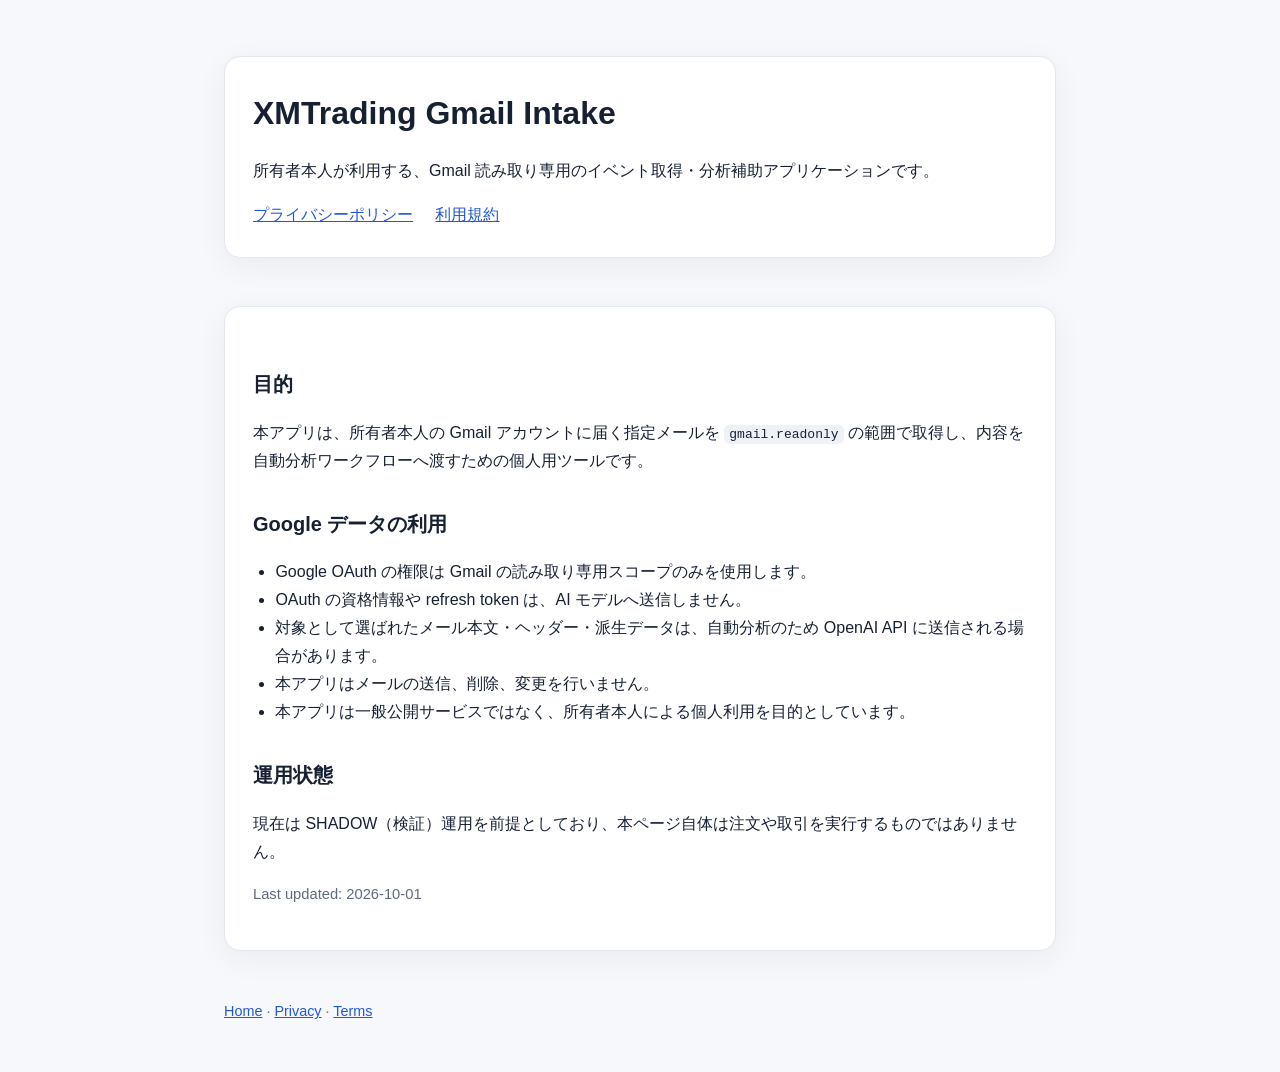
<file: index.html>
<!doctype html>
<html lang="ja">
<head>
  <meta charset="utf-8">
  <meta name="viewport" content="width=device-width, initial-scale=1">
  <title>XMTrading Gmail Intake</title>
  <meta name="description" content="XMTrading Gmail Intake の公式アプリ情報ページ">
  <link rel="stylesheet" href="/style.css">
</head>
<body>
<header>
  <div class="card">
    <h1>XMTrading Gmail Intake</h1>
    <p>所有者本人が利用する、Gmail 読み取り専用のイベント取得・分析補助アプリケーションです。</p>
    <nav>
      <a href="/privacy/">プライバシーポリシー</a>
      <a href="/terms/">利用規約</a>
    </nav>
  </div>
</header>

<main>
  <div class="card">
    <h2>目的</h2>
    <p>
      本アプリは、所有者本人の Gmail アカウントに届く指定メールを
      <code>gmail.readonly</code> の範囲で取得し、内容を自動分析ワークフローへ渡すための個人用ツールです。
    </p>

    <h2>Google データの利用</h2>
    <ul>
      <li>Google OAuth の権限は Gmail の読み取り専用スコープのみを使用します。</li>
      <li>OAuth の資格情報や refresh token は、AI モデルへ送信しません。</li>
      <li>対象として選ばれたメール本文・ヘッダー・派生データは、自動分析のため OpenAI API に送信される場合があります。</li>
      <li>本アプリはメールの送信、削除、変更を行いません。</li>
      <li>本アプリは一般公開サービスではなく、所有者本人による個人利用を目的としています。</li>
    </ul>

    <h2>運用状態</h2>
    <p>
      現在は SHADOW（検証）運用を前提としており、本ページ自体は注文や取引を実行するものではありません。
    </p>

    <p class="small">Last updated: 2026-10-01</p>
  </div>
</main>

<footer>
  <a href="/">Home</a> ·
  <a href="/privacy/">Privacy</a> ·
  <a href="/terms/">Terms</a>
</footer>
</body>
</html>
</file>
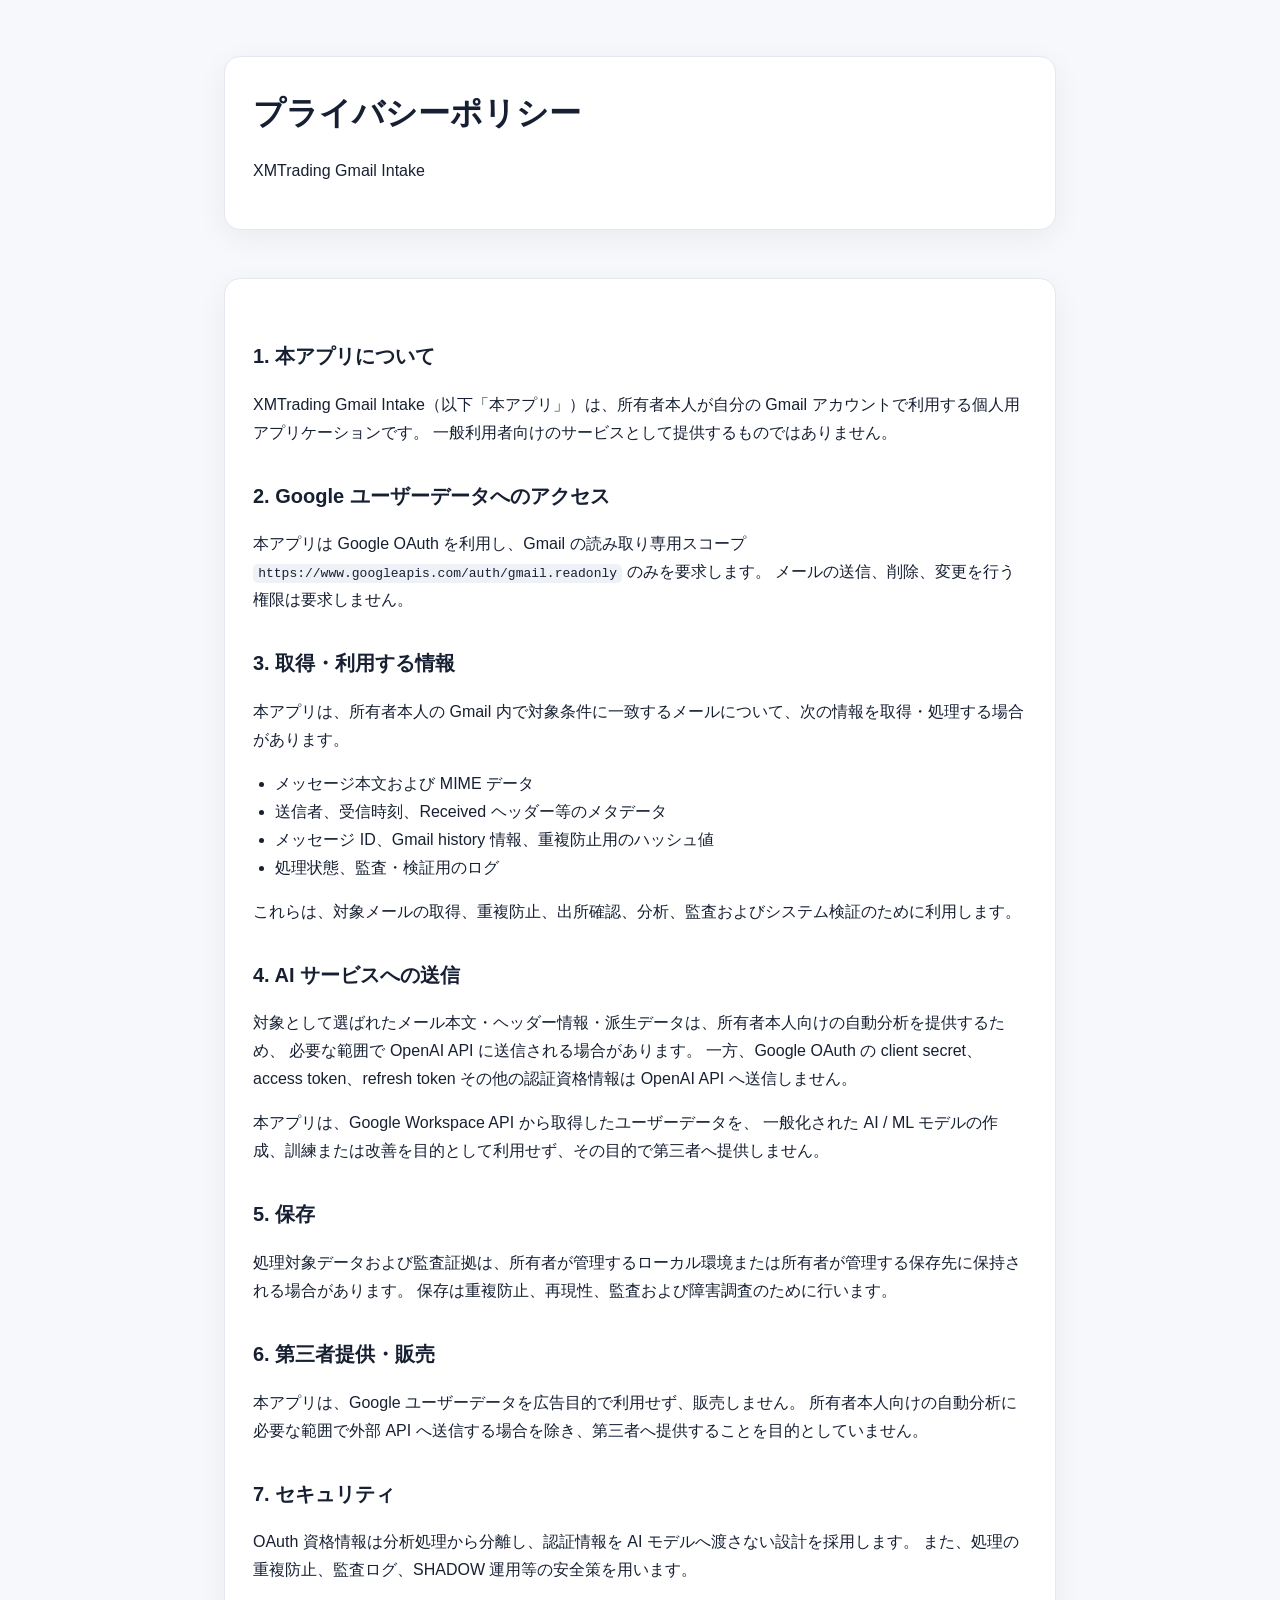
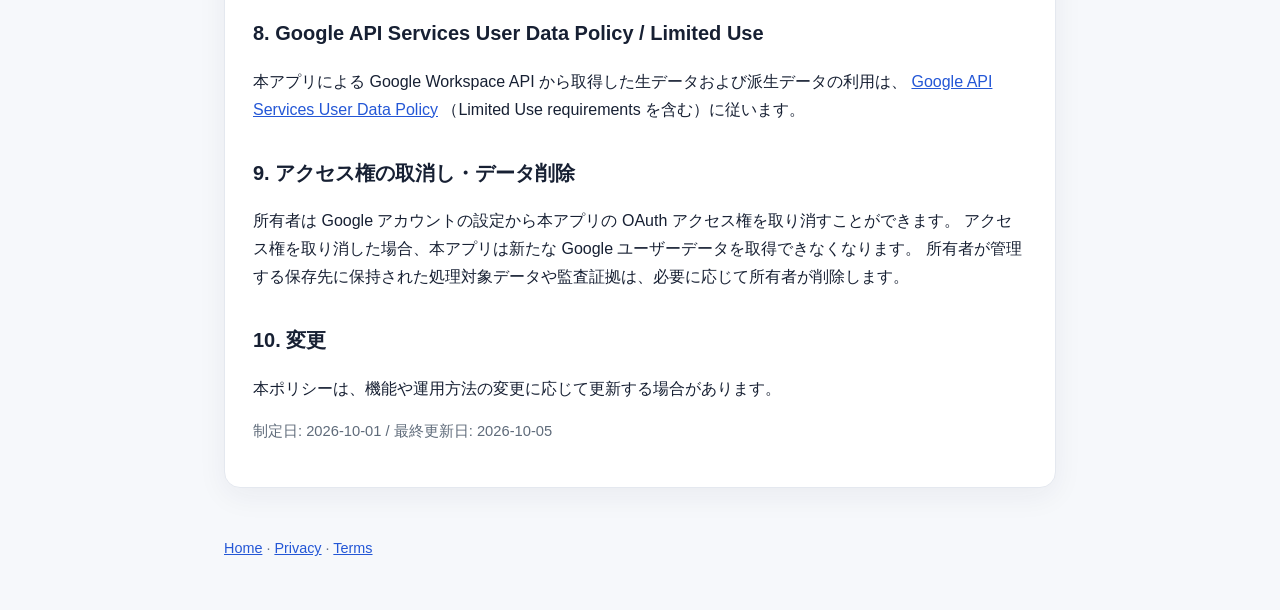
<file: privacy/index.html>
<!doctype html>
<html lang="ja">
<head>
  <meta charset="utf-8">
  <meta name="viewport" content="width=device-width, initial-scale=1">
  <title>プライバシーポリシー | XMTrading Gmail Intake</title>
  <meta name="description" content="XMTrading Gmail Intake のプライバシーポリシー">
  <link rel="stylesheet" href="/style.css">
</head>
<body>
<header>
  <div class="card">
    <h1>プライバシーポリシー</h1>
    <p>XMTrading Gmail Intake</p>
  </div>
</header>

<main>
  <div class="card">
    <h2>1. 本アプリについて</h2>
    <p>
      XMTrading Gmail Intake（以下「本アプリ」）は、所有者本人が自分の Gmail アカウントで利用する個人用アプリケーションです。
      一般利用者向けのサービスとして提供するものではありません。
    </p>

    <h2>2. Google ユーザーデータへのアクセス</h2>
    <p>
      本アプリは Google OAuth を利用し、Gmail の読み取り専用スコープ
      <code>https://www.googleapis.com/auth/gmail.readonly</code> のみを要求します。
      メールの送信、削除、変更を行う権限は要求しません。
    </p>

    <h2>3. 取得・利用する情報</h2>
    <p>本アプリは、所有者本人の Gmail 内で対象条件に一致するメールについて、次の情報を取得・処理する場合があります。</p>
    <ul>
      <li>メッセージ本文および MIME データ</li>
      <li>送信者、受信時刻、Received ヘッダー等のメタデータ</li>
      <li>メッセージ ID、Gmail history 情報、重複防止用のハッシュ値</li>
      <li>処理状態、監査・検証用のログ</li>
    </ul>
    <p>
      これらは、対象メールの取得、重複防止、出所確認、分析、監査およびシステム検証のために利用します。
    </p>

    <h2>4. AI サービスへの送信</h2>
    <p>
      対象として選ばれたメール本文・ヘッダー情報・派生データは、所有者本人向けの自動分析を提供するため、
      必要な範囲で OpenAI API に送信される場合があります。
      一方、Google OAuth の client secret、access token、refresh token その他の認証資格情報は OpenAI API へ送信しません。
    </p>
    <p>
      本アプリは、Google Workspace API から取得したユーザーデータを、
      一般化された AI / ML モデルの作成、訓練または改善を目的として利用せず、その目的で第三者へ提供しません。
    </p>

    <h2>5. 保存</h2>
    <p>
      処理対象データおよび監査証拠は、所有者が管理するローカル環境または所有者が管理する保存先に保持される場合があります。
      保存は重複防止、再現性、監査および障害調査のために行います。
    </p>

    <h2>6. 第三者提供・販売</h2>
    <p>
      本アプリは、Google ユーザーデータを広告目的で利用せず、販売しません。
      所有者本人向けの自動分析に必要な範囲で外部 API へ送信する場合を除き、第三者へ提供することを目的としていません。
    </p>

    <h2>7. セキュリティ</h2>
    <p>
      OAuth 資格情報は分析処理から分離し、認証情報を AI モデルへ渡さない設計を採用します。
      また、処理の重複防止、監査ログ、SHADOW 運用等の安全策を用います。
    </p>

    <h2>8. Google API Services User Data Policy / Limited Use</h2>
    <p>
      本アプリによる Google Workspace API から取得した生データおよび派生データの利用は、
      <a href="https://developers.google.com/terms/api-services-user-data-policy">Google API Services User Data Policy</a>
      （Limited Use requirements を含む）に従います。
    </p>

    <h2>9. アクセス権の取消し・データ削除</h2>
    <p>
      所有者は Google アカウントの設定から本アプリの OAuth アクセス権を取り消すことができます。
      アクセス権を取り消した場合、本アプリは新たな Google ユーザーデータを取得できなくなります。
      所有者が管理する保存先に保持された処理対象データや監査証拠は、必要に応じて所有者が削除します。
    </p>

    <h2>10. 変更</h2>
    <p>本ポリシーは、機能や運用方法の変更に応じて更新する場合があります。</p>

    <p class="small">制定日: 2026-10-01 / 最終更新日: 2026-10-05</p>
  </div>
</main>

<footer>
  <a href="/">Home</a> ·
  <a href="/privacy/">Privacy</a> ·
  <a href="/terms/">Terms</a>
</footer>
</body>
</html>
</file>
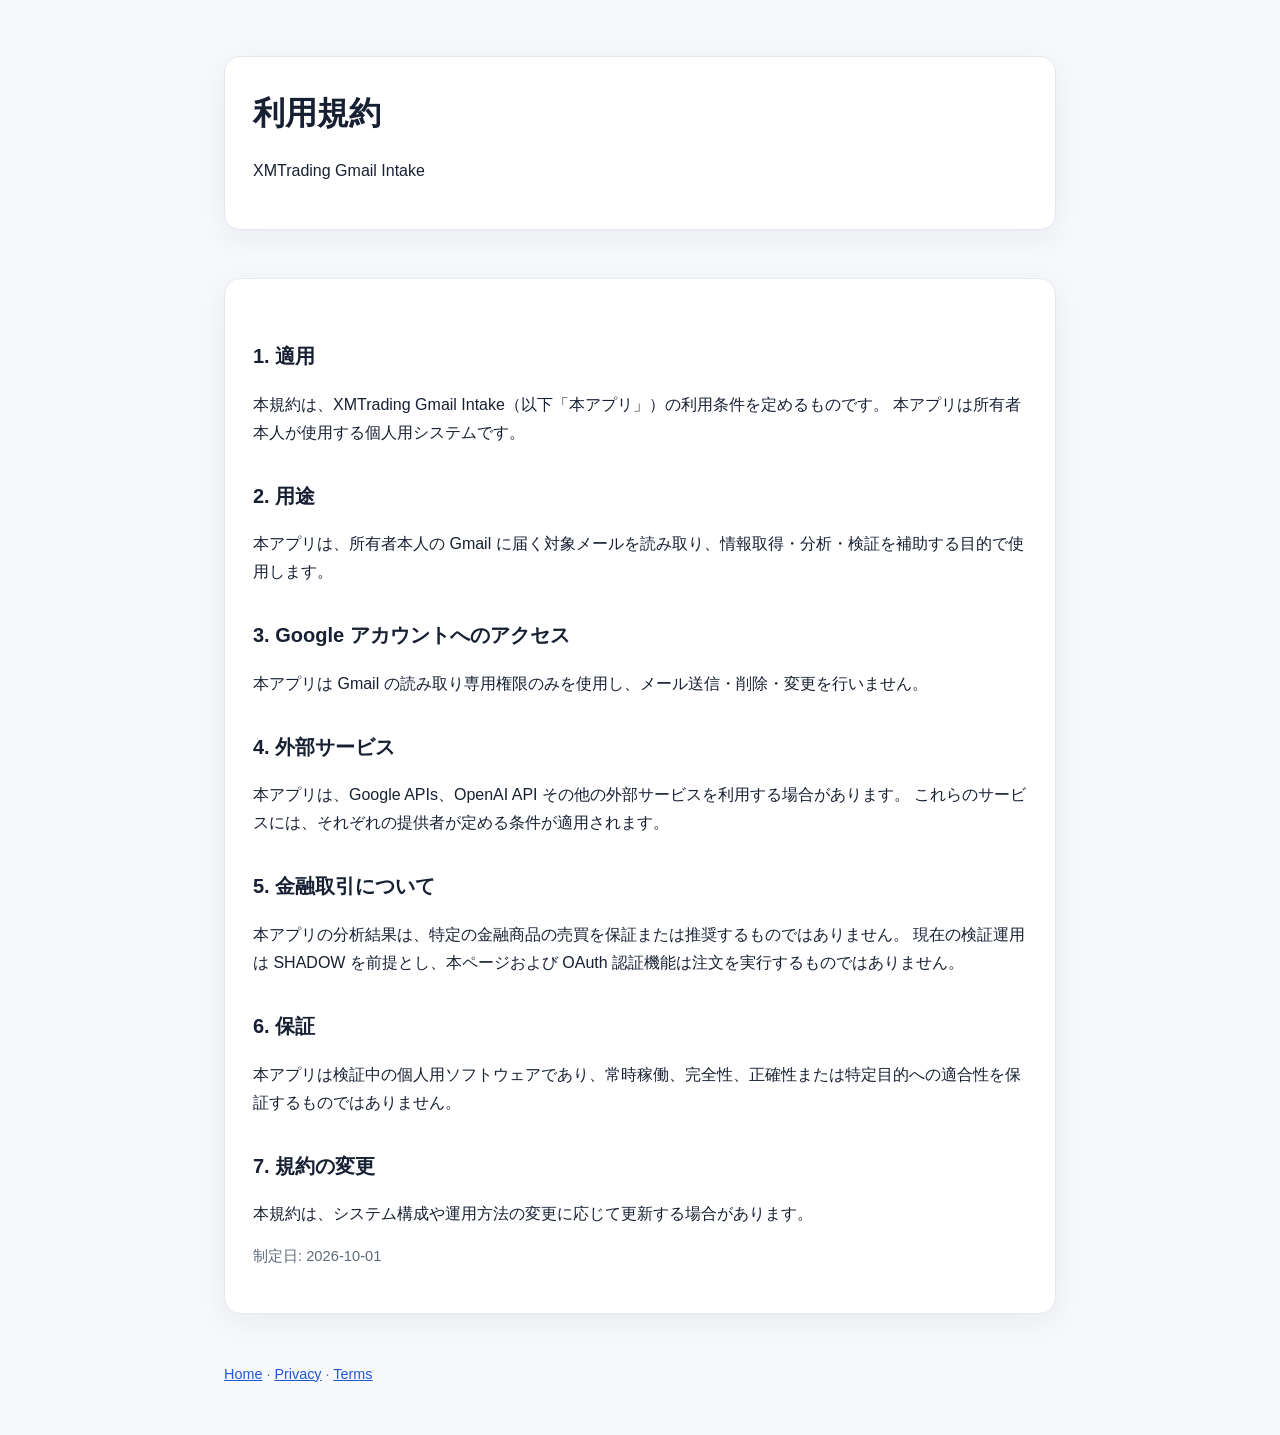
<file: terms/index.html>
<!doctype html>
<html lang="ja">
<head>
  <meta charset="utf-8">
  <meta name="viewport" content="width=device-width, initial-scale=1">
  <title>利用規約 | XMTrading Gmail Intake</title>
  <meta name="description" content="XMTrading Gmail Intake の利用規約">
  <link rel="stylesheet" href="/style.css">
</head>
<body>
<header>
  <div class="card">
    <h1>利用規約</h1>
    <p>XMTrading Gmail Intake</p>
  </div>
</header>

<main>
  <div class="card">
    <h2>1. 適用</h2>
    <p>
      本規約は、XMTrading Gmail Intake（以下「本アプリ」）の利用条件を定めるものです。
      本アプリは所有者本人が使用する個人用システムです。
    </p>

    <h2>2. 用途</h2>
    <p>
      本アプリは、所有者本人の Gmail に届く対象メールを読み取り、情報取得・分析・検証を補助する目的で使用します。
    </p>

    <h2>3. Google アカウントへのアクセス</h2>
    <p>
      本アプリは Gmail の読み取り専用権限のみを使用し、メール送信・削除・変更を行いません。
    </p>

    <h2>4. 外部サービス</h2>
    <p>
      本アプリは、Google APIs、OpenAI API その他の外部サービスを利用する場合があります。
      これらのサービスには、それぞれの提供者が定める条件が適用されます。
    </p>

    <h2>5. 金融取引について</h2>
    <p>
      本アプリの分析結果は、特定の金融商品の売買を保証または推奨するものではありません。
      現在の検証運用は SHADOW を前提とし、本ページおよび OAuth 認証機能は注文を実行するものではありません。
    </p>

    <h2>6. 保証</h2>
    <p>
      本アプリは検証中の個人用ソフトウェアであり、常時稼働、完全性、正確性または特定目的への適合性を保証するものではありません。
    </p>

    <h2>7. 規約の変更</h2>
    <p>本規約は、システム構成や運用方法の変更に応じて更新する場合があります。</p>

    <p class="small">制定日: 2026-10-01</p>
  </div>
</main>

<footer>
  <a href="/">Home</a> ·
  <a href="/privacy/">Privacy</a> ·
  <a href="/terms/">Terms</a>
</footer>
</body>
</html>
</file>
<file: style.css>
:root {
  font-family: -apple-system, BlinkMacSystemFont, "Segoe UI", "Noto Sans JP", sans-serif;
  color: #172033;
  background: #f6f8fb;
}
* { box-sizing: border-box; }
body { margin: 0; line-height: 1.75; }
header, main, footer { max-width: 880px; margin: 0 auto; padding: 24px; }
header { padding-top: 56px; }
.card {
  background: white;
  border: 1px solid #e4e8ef;
  border-radius: 16px;
  padding: 28px;
  box-shadow: 0 8px 30px rgba(27,39,63,.06);
}
h1 { font-size: 2rem; margin: 0 0 8px; }
h2 { margin-top: 2rem; font-size: 1.25rem; }
a { color: #2457d6; }
nav a { margin-right: 18px; }
.small { color: #5f6b7a; font-size: .92rem; }
footer { color: #667085; font-size: .9rem; padding-bottom: 48px; }
code { background: #eef2f7; padding: .15em .4em; border-radius: 5px; }
ul { padding-left: 1.4rem; }
</file>
